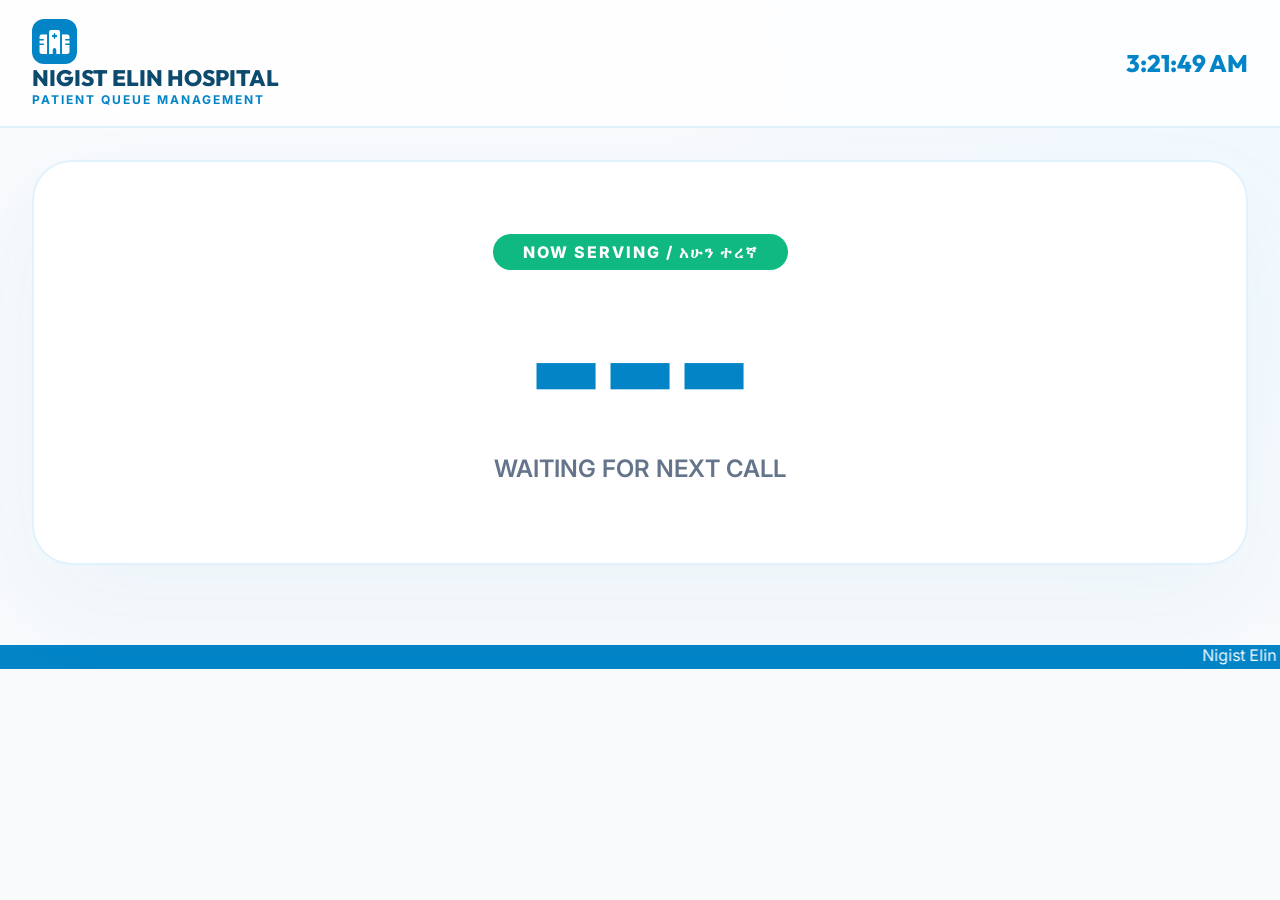
<file: hospital-system/index.html>
<!DOCTYPE html>
<html lang="en">
<head>
    <meta charset="UTF-8">
    <meta name="viewport" content="width=device-width, initial-scale=1.0">
    <title>Queue Display | Nigist Elin Hospital</title>
    <link rel="stylesheet" href="https://cdnjs.cloudflare.com/ajax/libs/font-awesome/6.5.0/css/all.min.css">
    <link rel="stylesheet" href="css/style.css">
    <style>
        .queue-display-main {
            background: white;
            border: 2px solid var(--primary-light);
            box-shadow: 0 40px 100px rgba(2, 132, 199, 0.05);
            text-align: center;
            padding: 5rem 2rem;
            border-radius: 40px;
            margin-bottom: 3rem;
            position: relative;
        }
        .current-token {
            font-size: 10rem;
            font-weight: 900;
            font-family: 'Outfit';
            color: var(--primary);
            margin: 1rem 0;
            line-height: 1;
        }
        .windows-grid {
            display: grid;
            grid-template-columns: repeat(auto-fit, minmax(280px, 1fr));
            gap: 2rem;
        }
        .window-card {
            background: white;
            padding: 2.5rem;
            text-align: center;
            border-bottom: 6px solid var(--primary);
        }
        .now-serving-label {
            background: var(--secondary);
            color: white;
            padding: 8px 30px;
            border-radius: 50px;
            font-weight: 800;
            letter-spacing: 2px;
            text-transform: uppercase;
        }
        footer.ticker-wrap {
            background: var(--primary);
            color: white;
        }
    </style>
</head>
<body>

    <header>
        <div class="logo-area">
            <div class="logo-icon"><i class="fas fa-hospital"></i></div>
            <div class="hospital-name">
                <h1>NIGIST ELIN HOSPITAL</h1>
                <p>PATIENT QUEUE MANAGEMENT</p>
            </div>
        </div>
        <div id="liveClock" style="font-family: 'Outfit'; font-size: 1.5rem; font-weight: 800; color: var(--primary);">00:00:00</div>
    </header>

    <main class="container">
        <!-- GLOBAL STATUS -->
        <section class="queue-display-main" data-aos="zoom-in">
            <span class="now-serving-label">NOW SERVING / አሁን ተረኛ</span>
            <div class="current-token" id="mainToken">---</div>
            <div id="callMessage" style="font-size: 1.5rem; font-weight: 600; color: var(--text-muted);">WAITING FOR NEXT CALL</div>
        </section>

        <!-- WINDOWS STATUS -->
        <div class="windows-grid" id="windowsGrid">
            <!-- Dynamically loaded -->
        </div>
    </main>

    <footer class="ticker-wrap">
        <marquee behavior="scroll" direction="left" scrollamount="6">
            Nigist Elin Hospital: Dedicated to Excellence in Healthcare. | Please wait for your turn. | ንግሥተ ይህሊን ሆስፒታል፡ ለተሻለ የጤና አገልግሎት እንተጋለን። | እባክዎ ተራዎን በትዕግስት ይጠብቁ።
        </marquee>
    </footer>

    <script>
        async function fetchStatus() {
            try {
                const response = await fetch('php/api/get_status.php');
                const data = await response.json();

                if (data.success) {
                    // Update Main Display
                    if (data.latest) {
                        const tokenEl = document.getElementById('mainToken');
                        const msgEl = document.getElementById('callMessage');
                        
                        if (tokenEl.innerText !== data.latest.token_number) {
                            tokenEl.innerText = data.latest.token_number;
                            msgEl.innerHTML = `PROCEED TO <span style="color:var(--primary)">WINDOW ${data.latest.window_number.toString().padStart(2, '0')}</span>`;
                            tokenEl.style.transform = 'scale(1.1)';
                            setTimeout(() => { tokenEl.style.transform = 'scale(1)'; }, 300);
                        }
                    }

                    // Update Grid
                    const grid = document.getElementById('windowsGrid');
                    grid.innerHTML = '';
                    data.windows.forEach(win => {
                        grid.innerHTML += `
                            <div class="glass-card window-card">
                                <h3 style="color: var(--text-muted); font-size: 0.9rem; text-transform: uppercase;">${win.counter_name}</h3>
                                <div style="font-size: 3rem; font-weight: 800; color: var(--text-main); font-family: 'Outfit'; margin: 0.8rem 0;">${win.current_token || '---'}</div>
                                <p style="font-weight: 700; color: var(--primary);">WINDOW ${win.window_number.toString().padStart(2, '0')}</p>
                            </div>
                        `;
                    });
                }
            } catch (error) {
                console.error("Fetch error:", error);
            }
        }

        function updateTime() {
            const now = new Date();
            document.getElementById('liveClock').innerText = now.toLocaleTimeString();
        }

        setInterval(fetchStatus, 3000);
        setInterval(updateTime, 1000);
        fetchStatus();
        updateTime();
    </script>
</body>
</html>
</file>
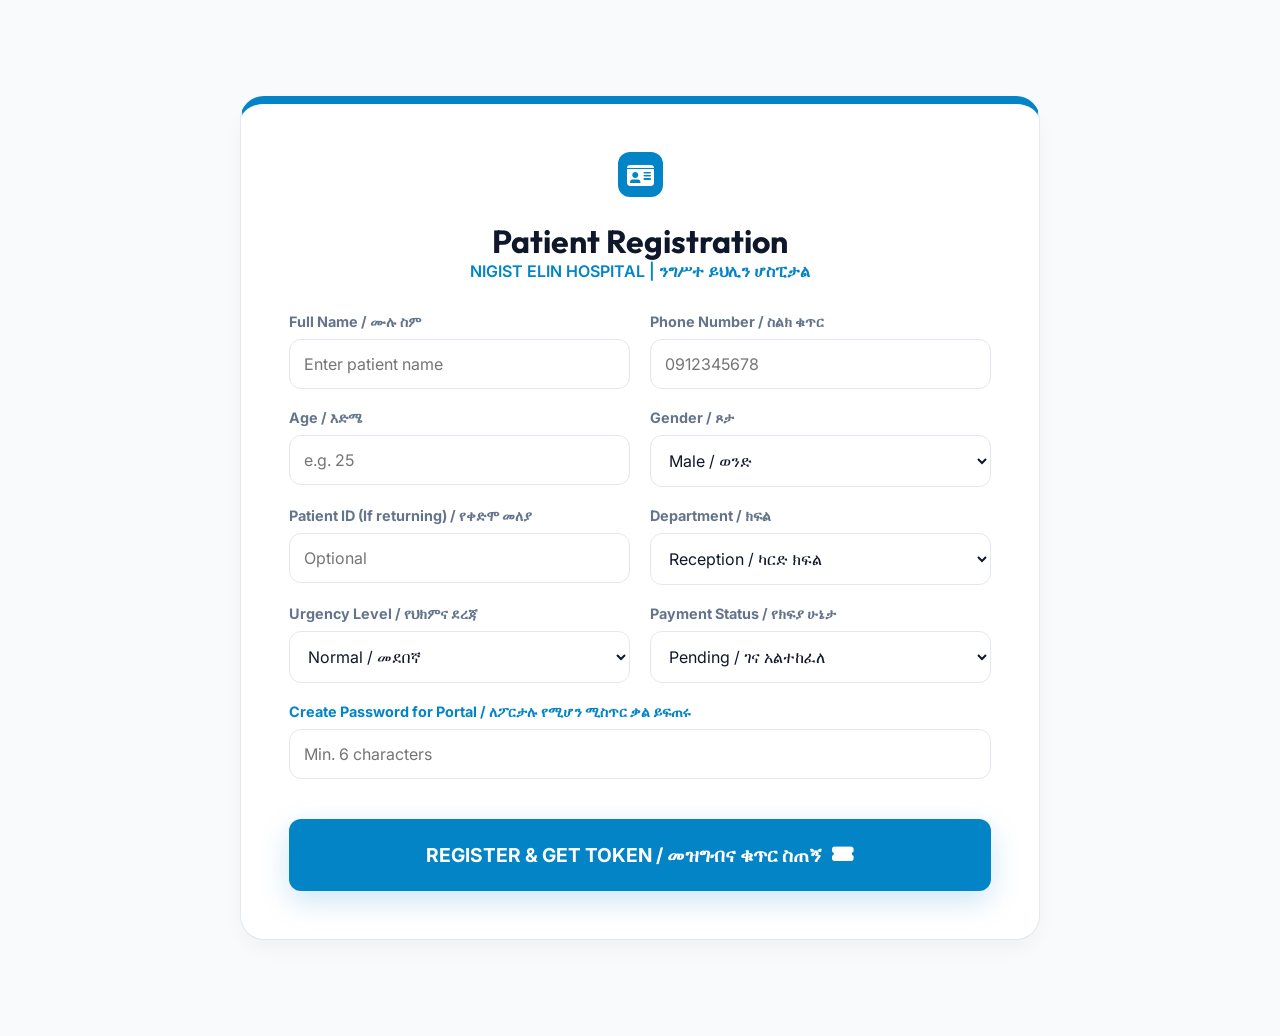
<file: hospital-system/kiosk.html>
<!DOCTYPE html>
<html lang="en">
<head>
    <meta charset="UTF-8">
    <meta name="viewport" content="width=device-width, initial-scale=1.0">
    <title>Patient Registration | Nigist Elin Hospital</title>
    <link rel="stylesheet" href="https://cdnjs.cloudflare.com/ajax/libs/font-awesome/6.5.0/css/all.min.css">
    <link rel="stylesheet" href="css/style.css">
    <style>
        body { background: #f8fafc; color: var(--text-main); }
        .reg-card {
            max-width: 800px;
            margin: 4rem auto;
            background: white;
            border: 1px solid var(--border);
            border-top: 8px solid var(--primary);
            padding: 3rem;
            border-radius: var(--radius-lg);
            box-shadow: var(--shadow-premium);
        }
        .form-grid {
            display: grid;
            grid-template-columns: 1fr 1fr;
            gap: 20px;
            margin-top: 2rem;
        }
        .form-group {
            display: flex;
            flex-direction: column;
            gap: 8px;
        }
        .form-group label {
            font-weight: 700;
            color: var(--text-muted);
            font-size: 0.9rem;
        }
        .form-group input, .form-group select {
            padding: 14px;
            background: #fff;
            border: 1px solid #e2e8f0;
            border-radius: 12px;
            color: var(--text-main);
            outline: none;
            font-size: 1rem;
            transition: 0.3s;
        }
        .form-group input:focus { border-color: var(--primary); box-shadow: 0 0 0 4px var(--primary-light); }
        .btn-full { width: 100%; margin-top: 2.5rem; justify-content: center; padding: 1.5rem; font-size: 1.2rem; box-shadow: 0 10px 30px rgba(2, 132, 199, 0.2); }
    </style>
</head>
<body>

    <div class="container">
        <div class="reg-card" data-aos="fade-up">
            <div style="text-align: center; margin-bottom: 2rem;">
                <div class="logo-icon" style="margin: 0 auto 1.5rem;"><i class="fas fa-id-card"></i></div>
                <h1 style="font-family: 'Outfit';">Patient Registration</h1>
                <p style="color: var(--primary); font-weight: 600;">NIGIST ELIN HOSPITAL | ንግሥተ ይህሊን ሆስፒታል</p>
            </div>

            <form id="regForm">
                <div class="form-grid">
                    <!-- Basic Info -->
                    <div class="form-group">
                        <label>Full Name / ሙሉ ስም</label>
                        <input type="text" id="patient_name" placeholder="Enter patient name" required>
                    </div>
                    <div class="form-group">
                        <label>Phone Number / ስልክ ቁጥር</label>
                        <input type="tel" id="phone" placeholder="0912345678" pattern="[0-9]{10}" minlength="10" maxlength="10" title="Please enter exactly 10 digits" required>
                    </div>

                    <!-- Age & Gender -->
                    <div class="form-group">
                        <label>Age / እድሜ</label>
                        <input type="number" id="age" placeholder="e.g. 25" required>
                    </div>
                    <div class="form-group">
                        <label>Gender / ጾታ</label>
                        <select id="gender" required>
                            <option value="Male">Male / ወንድ</option>
                            <option value="Female">Female / ሴት</option>
                        </select>
                    </div>

                    <!-- Medical & Service -->
                    <div class="form-group">
                        <label>Patient ID (If returning) / የቀድሞ መለያ</label>
                        <input type="text" id="patient_id" placeholder="Optional">
                    </div>
                    <div class="form-group">
                        <label>Department / ክፍል</label>
                        <select id="department" required>
                            <option value="Reception">Reception / ካርድ ክፍል</option>
                            <option value="Triage">Triage / ትሪያጅ</option>
                            <option value="OPD">OPD / የዶክተር ክፍል</option>
                            <option value="Pediatrics">Pediatrics / የህጻናት ክፍል</option>
                            <option value="Laboratory">Laboratory / ላብራቶሪ</option>
                            <option value="Pharmacy">Pharmacy / መድኃኒት ቤት</option>
                            <option value="Radiology">Radiology / ራጅ</option>
                        </select>
                    </div>

                    <!-- Urgency & Payment -->
                    <div class="form-group">
                        <label>Urgency Level / የህክምና ደረጃ</label>
                        <select id="urgency" required>
                            <option value="Normal">Normal / መደበኛ</option>
                            <option value="Urgent">Urgent / አስቸኳይ</option>
                            <option value="Emergency">Emergency / ድንገተኛ</option>
                        </select>
                    </div>
                    <div class="form-group">
                        <label>Payment Status / የክፍያ ሁኔታ</label>
                        <select id="payment_status" required>
                            <option value="Pending">Pending / ገና አልተከፈለ</option>
                            <option value="Paid">Paid / ተከፍሏል</option>
                            <option value="Exempt">Exempt / ነጻ</option>
                        </select>
                    </div>

                    <!-- NEW: Portal Password -->
                    <div class="form-group" style="grid-column: span 2;">
                        <label style="color: var(--primary);">Create Password for Portal / ለፖርታሉ የሚሆን ሚስጥር ቃል ይፍጠሩ</label>
                        <input type="password" id="pat_password" placeholder="Min. 6 characters" required>
                    </div>
                </div>

                <button type="submit" class="btn-premium btn-primary btn-full">
                    REGISTER & GET TOKEN / መዝግብና ቁጥር ስጠኝ <i class="fas fa-ticket-alt"></i>
                </button>
            </form>
        </div>
    </div>

    <!-- Ticket Modal (Reusable) -->
    <div id="ticketModal" style="display: none; position: fixed; inset: 0; background: rgba(0,0,0,0.9); backdrop-filter: blur(8px); z-index: 2000; align-items: center; justify-content: center;">
        <div class="glass-card" style="background: white; padding: 4rem; text-align: center; width: 450px;">
            <i class="fas fa-check-circle" style="font-size: 4rem; color: var(--secondary);"></i>
            <h2 id="modalDept" style="margin-top: 1rem;">Registration</h2>
            <p style="letter-spacing: 2px; color: grey;">YOUR NUMBER / የእርስዎ ቁጥር</p>
            <h1 id="modalToken" style="font-size: 6rem; font-weight: 800; color: var(--primary); margin: 1rem 0;">A-101</h1>
            <p id="modalName" style="font-weight: 700; font-size: 1.2rem;"></p>
            <p style="margin-top: 1rem; font-weight: 600;">Please wait in the hall.<br>እባክዎ አዳራሹ ውስጥ ይጠብቁ።</p>
            <div style="background: var(--primary-light); padding: 10px; border-radius: 10px; margin-top: 15px; font-size: 0.85rem; color: var(--primary);">
                <i class="fas fa-info-circle"></i> Portal access is <strong>Pending</strong>. Admin will approve shortly.<br>
                የፖርታል አካውንትዎ ገና አልጸደቀም። አስተዳዳሪው በቅርቡ ያጸድቁታል።
            </div>
            <div style="display: flex; gap: 10px; justify-content: center; margin-top: 1.5rem;">
                <button onclick="window.location.reload()" class="btn-premium" style="background: #e2e8f0; flex: 1;">BACK TO HOME</button>
                <a href="patient_login.php" class="btn-premium" style="background: var(--secondary); color: white; text-decoration: none; flex: 1; display: flex; align-items: center; justify-content: center;">GO TO PORTAL <i class="fas fa-sign-in-alt" style="margin-left: 8px;"></i></a>
            </div>
        </div>
    </div>

    <script>
        document.getElementById('regForm').onsubmit = async (e) => {
            e.preventDefault();
            
            const formData = {
                patient_name: document.getElementById('patient_name').value,
                phone: document.getElementById('phone').value,
                age: document.getElementById('age').value,
                gender: document.getElementById('gender').value,
                patient_id: document.getElementById('patient_id').value,
                department: document.getElementById('department').value,
                urgency: document.getElementById('urgency').value,
                payment_status: document.getElementById('payment_status').value,
                password: document.getElementById('pat_password').value,
                prefix: document.getElementById('department').value.charAt(0)
            };

            try {
                const response = await fetch('php/api/add_to_queue.php', {
                    method: 'POST',
                    headers: { 'Content-Type': 'application/json' },
                    body: JSON.stringify(formData)
                });

                const result = await response.json();

                if (result.success) {
                    document.getElementById('modalToken').textContent = result.token;
                    document.getElementById('modalDept').textContent = result.department;
                    document.getElementById('modalName').textContent = result.name;
                    document.getElementById('ticketModal').style.display = 'flex';
                } else {
                    alert("Error: " + result.message);
                }
            } catch (err) {
                alert("Connection failed.");
            }
        };
    </script>
</body>
</html>
</file>
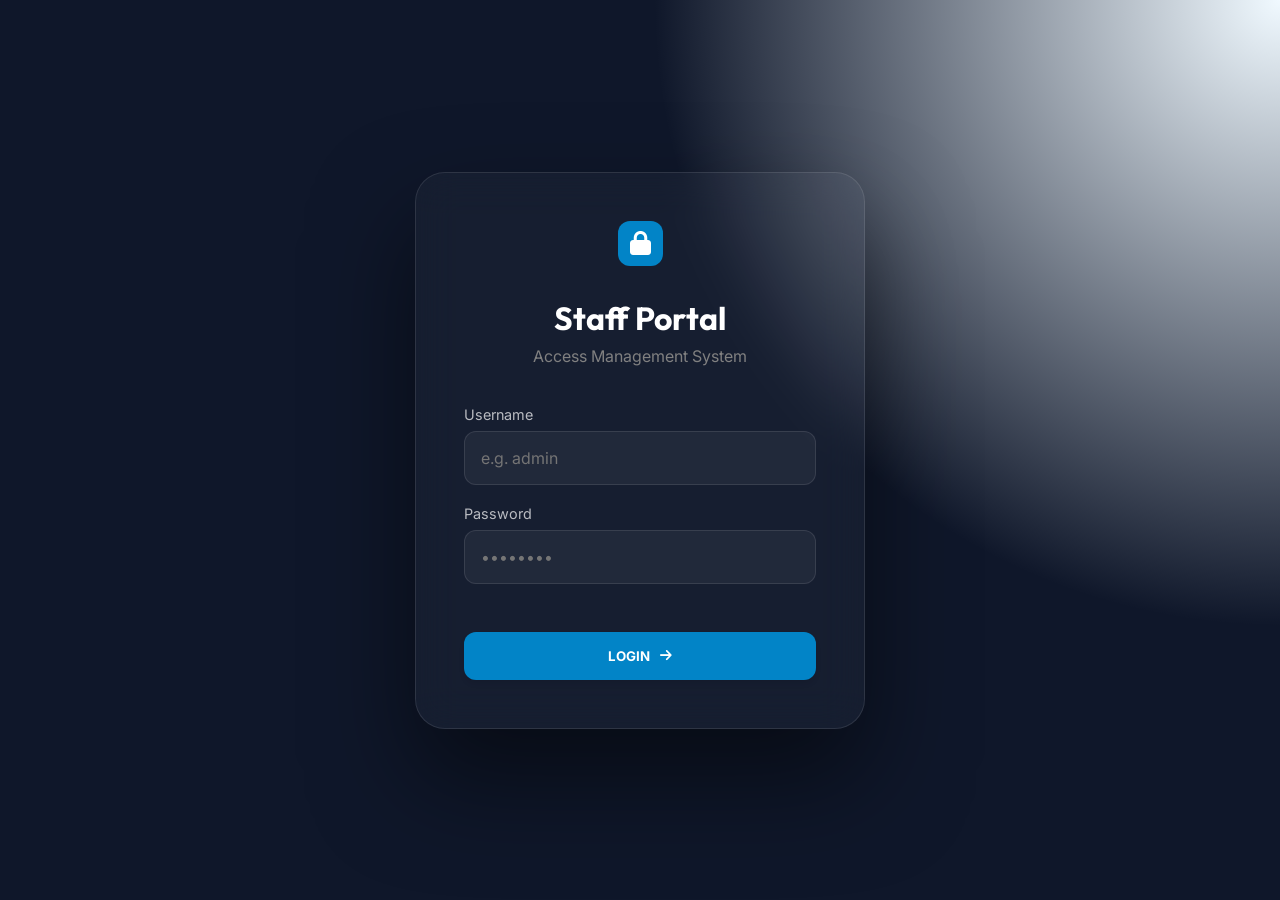
<file: hospital-system/login.html>
<!DOCTYPE html>
<html lang="en">
<head>
    <meta charset="UTF-8">
    <meta name="viewport" content="width=device-width, initial-scale=1.0">
    <title>Staff Login | Nigist Elin Hospital</title>
    <link rel="stylesheet" href="https://cdnjs.cloudflare.com/ajax/libs/font-awesome/6.5.0/css/all.min.css">
    <link rel="stylesheet" href="css/style.css">
    <style>
        body {
            background-color: #0f172a;
            display: flex;
            align-items: center;
            justify-content: center;
            min-height: 100vh;
        }
        .login-card {
            width: 100%;
            max-width: 450px;
            padding: 3rem;
            background: rgba(255, 255, 255, 0.03);
            backdrop-filter: blur(20px);
            border: 1px solid rgba(255, 255, 255, 0.1);
            border-radius: 30px;
            text-align: center;
            box-shadow: 0 50px 100px rgba(0,0,0,0.5);
        }
        .input-group {
            margin-bottom: 20px;
            text-align: left;
        }
        .input-group label {
            display: block;
            margin-bottom: 8px;
            color: rgba(255, 255, 255, 0.7);
            font-size: 0.9rem;
        }
        .input-group input {
            width: 100%;
            padding: 1rem;
            background: rgba(255, 255, 255, 0.05);
            border: 1px solid rgba(255, 255, 255, 0.1);
            border-radius: 12px;
            color: white;
            font-size: 1rem;
            outline: none;
            transition: all 0.3s;
        }
        .input-group input:focus {
            border-color: var(--primary);
            background: rgba(255, 255, 255, 0.1);
        }
    </style>
</head>
<body>

    <div class="login-card" data-aos="fade-up">
        <div class="logo-icon" style="margin: 0 auto 2rem;">
            <i class="fas fa-lock"></i>
        </div>
        <h1 style="color: white; font-family: 'Outfit'; margin-bottom: 0.5rem;">Staff Portal</h1>
        <p style="color: grey; margin-bottom: 2.5rem;">Access Management System</p>

        <form id="loginForm">
            <div class="input-group">
                <label>Username</label>
                <input type="text" id="username" placeholder="e.g. admin" required>
            </div>
            <div class="input-group" style="margin-bottom: 3rem;">
                <label>Password</label>
                <input type="password" id="password" placeholder="••••••••" required>
            </div>

            <button type="submit" class="btn-premium btn-primary" style="width: 100%; justify-content: center;">
                LOGIN <i class="fas fa-arrow-right"></i>
            </button>
        </form>

        <p id="errorMsg" style="color: var(--danger); margin-top: 1.5rem; display: none; font-size: 0.9rem;"></p>
    </div>

    <script>
        document.getElementById('loginForm').onsubmit = async (e) => {
            e.preventDefault();
            const user = document.getElementById('username').value;
            const pass = document.getElementById('password').value;
            const error = document.getElementById('errorMsg');

            try {
                const response = await fetch('php/api/login.php', {
                    method: 'POST',
                    headers: { 'Content-Type': 'application/json' },
                    body: JSON.stringify({ username: user, password: pass })
                });

                const result = await response.json();

                if (result.success) {
                    // Redirect based on role
                    // For now, everyone goes to staff.html but we'll tell them their role
                    window.location.href = 'staff.html'; 
                } else {
                    error.textContent = result.message;
                    error.style.display = 'block';
                }
            } catch (err) {
                error.textContent = "Server connection error.";
                error.style.display = 'block';
            }
        };
    </script>
</body>
</html>
</file>
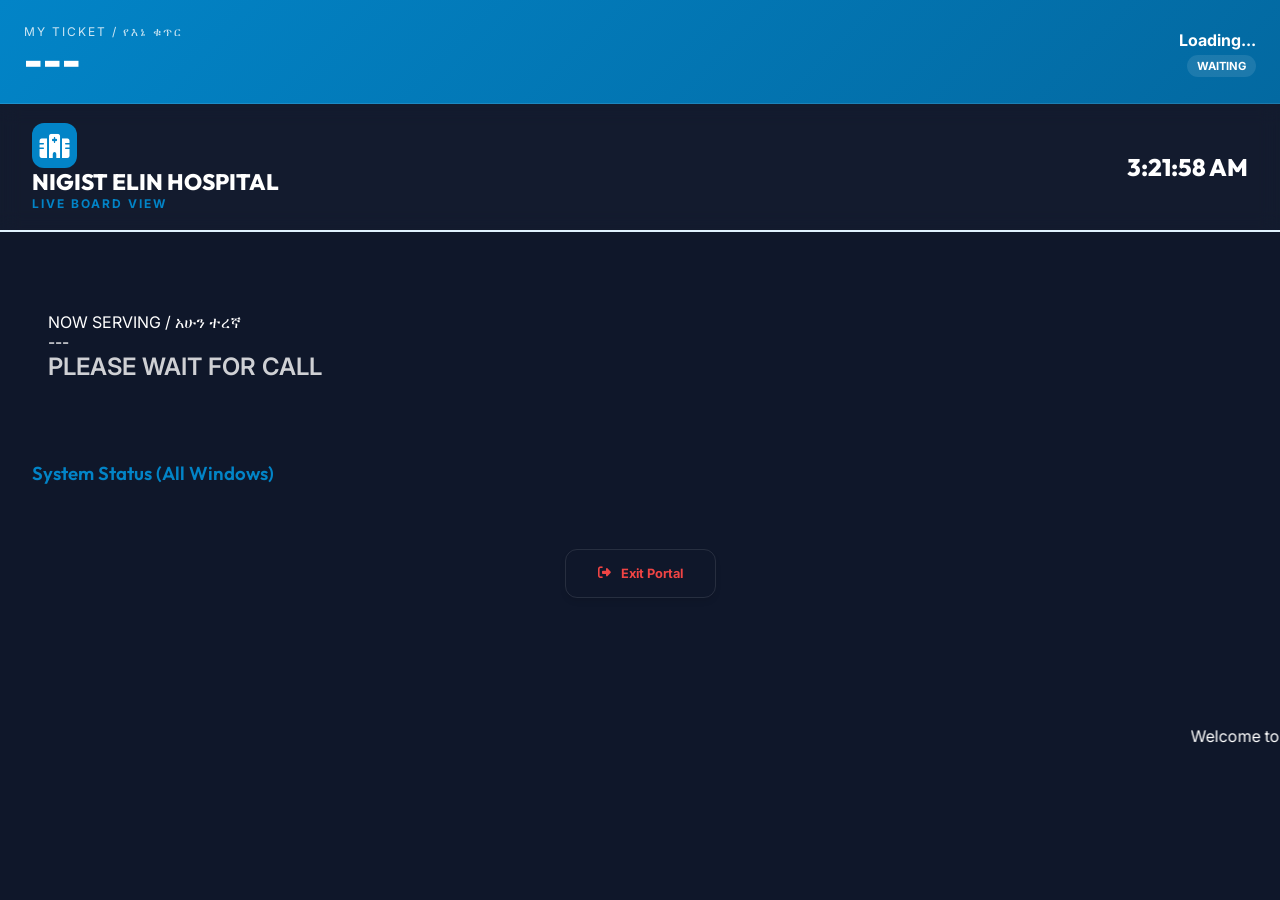
<file: hospital-system/patient_dashboard.html>
<!DOCTYPE html>
<html lang="en">
<head>
    <meta charset="UTF-8">
    <meta name="viewport" content="width=device-width, initial-scale=1.0">
    <title>Patient Dashboard | Nigist Elin Hospital</title>
    <link rel="stylesheet" href="https://cdnjs.cloudflare.com/ajax/libs/font-awesome/6.5.0/css/all.min.css">
    <link rel="stylesheet" href="css/style.css">
    <style>
        body { background: #0f172a; color: white; }
        .my-ticket-box {
            background: linear-gradient(135deg, var(--primary), var(--primary-dark));
            padding: 1.5rem;
            border-bottom: 1px solid rgba(255,255,255,0.1);
            position: sticky;
            top: 0;
            z-index: 2000;
            display: flex;
            justify-content: space-between;
            align-items: center;
        }
        .personal-token {
            font-family: 'Outfit';
            font-size: 2.5rem;
            font-weight: 800;
            color: white;
            line-height: 1;
        }
    </style>
</head>
<body>

    <!-- PERSONAL STATUS BAR -->
    <div class="my-ticket-box">
        <div>
            <p style="font-size: 0.75rem; text-transform: uppercase; letter-spacing: 2px; opacity: 0.8;">My Ticket / የእኔ ቁጥር</p>
            <div class="personal-token" id="personalToken">---</div>
        </div>
        <div style="text-align: right;">
            <p id="patName" style="font-weight: 700; margin-bottom: 4px;">Loading...</p>
            <span id="patStatus" class="tag" style="background: rgba(255,255,255,0.1); padding: 4px 10px; font-size: 0.7rem;">WAITING</span>
        </div>
    </div>

    <header style="background: rgba(255,255,255,0.02);">
        <div class="logo-area">
            <div class="logo-icon"><i class="fas fa-hospital"></i></div>
            <div class="hospital-name">
                <h1 style="color: white;">NIGIST ELIN HOSPITAL</h1>
                <p>LIVE BOARD VIEW</p>
            </div>
        </div>
        <div id="liveClock" style="font-family: 'Outfit'; font-size: 1.5rem; font-weight: 800;">00:00:00</div>
    </header>

    <main class="container">
        
        <!-- CALL ALERT (Hidden by default) -->
        <div id="callAlert" style="display: none; background: var(--secondary); color: white; padding: 2.5rem; border-radius: 30px; text-align: center; margin-bottom: 2rem; box-shadow: 0 0 50px rgba(16, 185, 129, 0.4); animation: fadeInUp 0.5s;">
            <h1 style="font-size: 3rem; font-family: 'Outfit';"><i class="fas fa-bullhorn"></i> IT'S YOUR TURN!</h1>
            <p style="font-size: 1.4rem; font-weight: 700;">GO TO <span id="alertWindow" style="background: white; color: var(--secondary); padding: 5px 15px; border-radius: 10px;">WINDOW 04</span></p>
        </div>

        <!-- MAIN GLOBAL VIEW (Mirror of Index) -->
        <section class="queue-display-main" style="padding: 3rem 1rem; border-radius: 30px;">
            <span class="now-serving-label">NOW SERVING / አሁን ተረኛ</span>
            <div class="current-token" id="globalMainToken">---</div>
            <div id="globalCallMsg" style="font-size: 1.5rem; font-weight: 600; opacity: 0.8;">PLEASE WAIT FOR CALL</div>
        </section>

        <h3 style="margin: 2rem 0 1rem; font-family: 'Outfit'; font-weight: 600; color: var(--primary);">System Status (All Windows)</h3>
        <div class="windows-grid" id="globalGrid">
            <!-- Mirror of Index grid -->
        </div>

        <div style="margin-top: 4rem; text-align: center; padding-bottom: 6rem;">
            <button onclick="window.location.href='php/api/logout.php'" class="btn-premium" style="background: transparent; border: 1px solid rgba(255,255,255,0.1); color: var(--danger); font-size: 0.8rem;">
                <i class="fas fa-sign-out-alt"></i> Exit Portal
            </button>
        </div>
    </main>

    <footer class="ticker-wrap">
        <marquee behavior="scroll" direction="left" scrollamount="6">
            Welcome to Nigist Elin Hospital Patient Portal. Track your turn in real-time. | በንግሥተ ይህሊን ሆስፒታል የታካሚዎች ክትትል ገጽ በደህና መጡ። ተራዎን በቀጥታ ይከታተሉ።
        </marquee>
    </footer>

    <audio id="callSound" src="https://assets.mixkit.co/active_storage/sfx/2869/2869-preview.mp3" preload="auto"></audio>

    <script>
        let lastStatus = 'waiting';

        async function syncWithHospital() {
            try {
                // 1. Get Global Status (Like Index page)
                const globalResp = await fetch('php/api/get_status.php');
                const globalData = await globalResp.json();

                if (globalData.success) {
                    if (globalData.latest) {
                        document.getElementById('globalMainToken').textContent = globalData.latest.token_number;
                        document.getElementById('globalCallMsg').innerHTML = `PROCEED TO <span style="color:var(--accent)">WINDOW ${globalData.latest.window_number.toString().padStart(2, '0')}</span>`;
                    }

                    const grid = document.getElementById('globalGrid');
                    grid.innerHTML = '';
                    globalData.windows.forEach(win => {
                        grid.innerHTML += `
                            <div class="glass-card" style="padding: 1.5rem; text-align: center; background: rgba(255,255,255,0.03);">
                                <h3 style="font-size: 0.75rem; color: var(--text-muted);">${win.counter_name}</h3>
                                <div style="font-size: 1.8rem; font-weight: 800; font-family: 'Outfit';">${win.current_token || '---'}</div>
                                <p style="font-size: 0.6rem; color: var(--primary);">WINDOW ${win.window_number}</p>
                            </div>
                        `;
                    });
                }

                // 2. Get Personal Status
                const personalResp = await fetch('php/api/get_patient_status.php');
                const personalData = await personalResp.json();

                if (personalData.success) {
                    document.getElementById('patName').textContent = personalData.name;
                    document.getElementById('personalToken').textContent = personalData.my_token;

                    const alertDiv = document.getElementById('callAlert');
                    if (personalData.status === 'calling') {
                        document.getElementById('patStatus').textContent = "CALLED";
                        document.getElementById('patStatus').style.background = "var(--secondary)";
                        alertDiv.style.display = 'block';
                        document.getElementById('alertWindow').textContent = "WINDOW " + personalData.window.toString().padStart(2, '0');

                        if (lastStatus === 'waiting') {
                            document.getElementById('callSound').play().catch(() => {});
                        }
                    } else {
                        document.getElementById('patStatus').textContent = "WAITING";
                        alertDiv.style.display = 'none';
                    }
                    lastStatus = personalData.status;
                } else { window.location.href = 'patient_login.html'; }

            } catch (e) { console.error("Sync failed"); }
        }

        function updateTime() {
            document.getElementById('liveClock').textContent = new Date().toLocaleTimeString();
        }

        setInterval(syncWithHospital, 4000);
        setInterval(updateTime, 1000);
        syncWithHospital();
        updateTime();

        document.body.onclick = () => document.getElementById('callSound').load();
    </script>
</body>
</html>
</file>
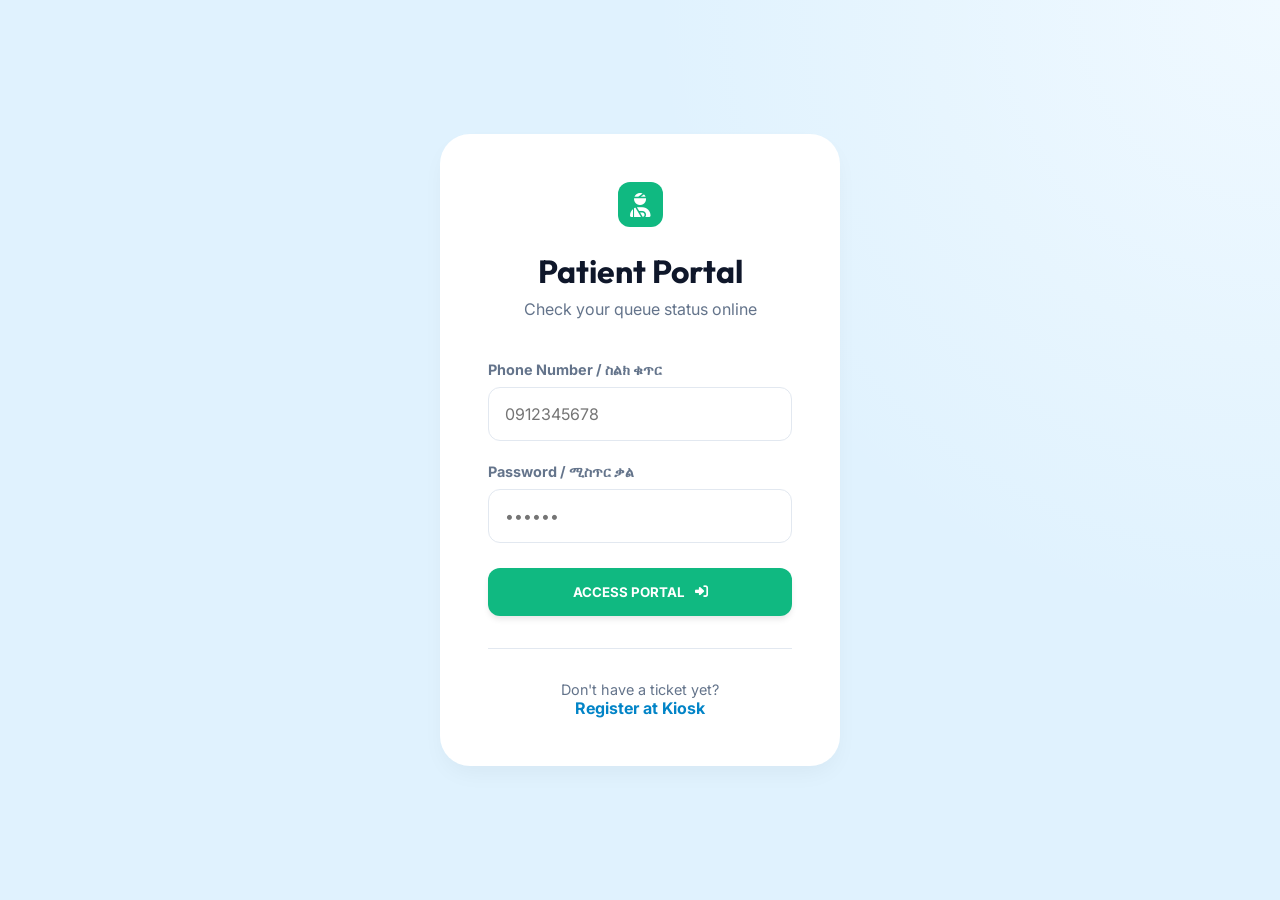
<file: hospital-system/patient_login.html>
<!DOCTYPE html>
<html lang="en">
<head>
    <meta charset="UTF-8">
    <meta name="viewport" content="width=device-width, initial-scale=1.0">
    <title>Patient Portal | Nigist Elin Hospital</title>
    <link rel="stylesheet" href="https://cdnjs.cloudflare.com/ajax/libs/font-awesome/6.5.0/css/all.min.css">
    <link rel="stylesheet" href="css/style.css">
    <style>
        body {
            background-color: var(--primary-light);
            display: flex;
            align-items: center;
            justify-content: center;
            min-height: 100vh;
            padding: 1rem;
        }
        .portal-card {
            background: white;
            padding: 3rem;
            border-radius: 30px;
            width: 100%;
            max-width: 400px;
            box-shadow: var(--shadow-premium);
            text-align: center;
        }
    </style>
</head>
<body>

    <div class="portal-card" data-aos="fade-up">
        <div class="logo-icon" style="margin: 0 auto 1.5rem; background: var(--secondary);">
            <i class="fas fa-user-injured"></i>
        </div>
        <h1 style="font-family: 'Outfit'; margin-bottom: 0.5rem;">Patient Portal</h1>
        <p style="color: var(--text-muted); margin-bottom: 2.5rem;">Check your queue status online</p>

        <form id="patientLoginForm">
            <div style="text-align: left; margin-bottom: 20px;">
                <label style="font-weight: 700; font-size: 0.9rem; color: var(--text-muted);">Phone Number / ስልክ ቁጥር</label>
                <input type="tel" id="patPhone" style="width: 100%; padding: 1rem; border: 1px solid #e2e88f0; border-radius: 12px; font-size: 1rem; margin-top: 8px;" placeholder="0912345678" pattern="[0-9]{10}" minlength="10" maxlength="10" title="Please enter exactly 10 digits" required>
            </div>
            <div style="text-align: left; margin-bottom: 25px;">
                <label style="font-weight: 700; font-size: 0.9rem; color: var(--text-muted);">Password / ሚስጥር ቃል</label>
                <input type="password" id="patPass" style="width: 100%; padding: 1rem; border: 1px solid #e2e8f0; border-radius: 12px; font-size: 1rem; margin-top: 8px;" placeholder="••••••" required>
            </div>

            <button type="submit" class="btn-premium btn-primary" style="width: 100%; justify-content: center; background: var(--secondary);">
                ACCESS PORTAL <i class="fas fa-sign-in-alt"></i>
            </button>
        </form>
        
        <p id="errorTxt" style="color: var(--danger); margin-top: 1.5rem; display: none;"></p>
        
        <div style="margin-top: 2rem; border-top: 1px solid #e2e8f0; padding-top: 2rem;">
            <p style="font-size: 0.9rem; color: var(--text-muted);">Don't have a ticket yet?</p>
            <a href="kiosk.html" style="color: var(--primary); font-weight: 700; text-decoration: none;">Register at Kiosk</a>
        </div>
    </div>

    <script>
        document.getElementById('patientLoginForm').onsubmit = async (e) => {
            e.preventDefault();
            const phone = document.getElementById('patPhone').value;
            const pass = document.getElementById('patPass').value;

            try {
                const response = await fetch('php/api/patient_login.php', {
                    method: 'POST',
                    headers: { 'Content-Type': 'application/json' },
                    body: JSON.stringify({ phone: phone, password: pass })
                });

                const result = await response.json();

                if (result.success) {
                    window.location.href = 'patient_dashboard.html';
                } else {
                    const err = document.getElementById('errorTxt');
                    err.textContent = result.message;
                    err.style.display = 'block';
                }
            } catch (err) {
                alert("Connection failed.");
            }
        };
    </script>
</body>
</html>
</file>
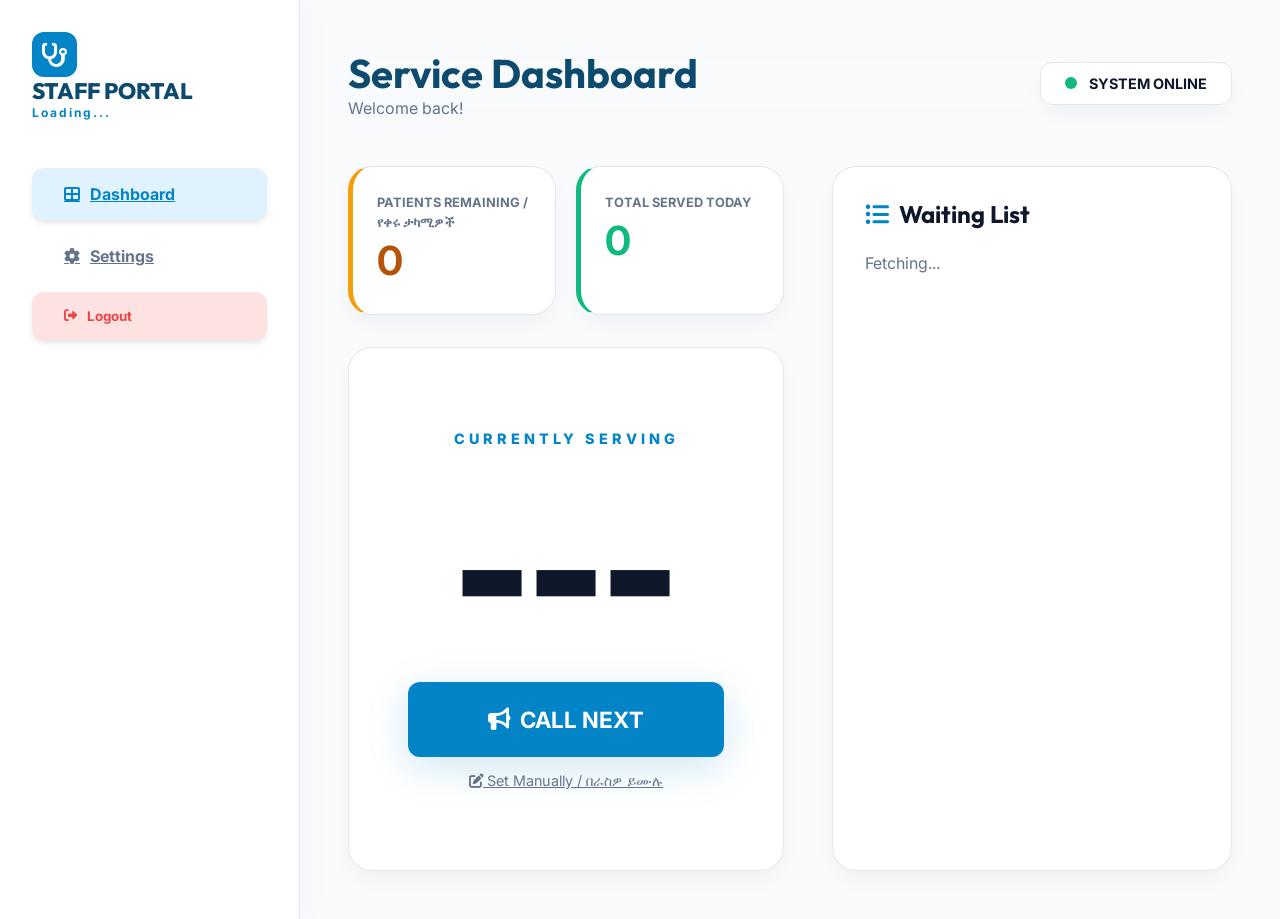
<file: hospital-system/staff.html>
<!DOCTYPE html>
<html lang="en">
<head>
    <meta charset="UTF-8">
    <meta name="viewport" content="width=device-width, initial-scale=1.0">
    <title>Staff Portal | Nigist Elin Hospital</title>
    <link rel="stylesheet" href="https://cdnjs.cloudflare.com/ajax/libs/font-awesome/6.5.0/css/all.min.css">
    <link rel="stylesheet" href="css/style.css">
    <style>
        body { display: flex; background: var(--bg-main); color: var(--text-main); min-height: 100vh; }
        .side-nav {
            width: 300px; background: #fff; border-right: 1px solid var(--border);
            padding: 2rem; display: flex; flex-direction: column; box-shadow: 10px 0 30px rgba(0,0,0,0.02);
        }
        .main-content { flex: 1; padding: 3rem; overflow-y: auto; }
        .active-nav { background: var(--primary-light) !important; color: var(--primary) !important; }
        .window-status { width: 12px; height: 12px; border-radius: 50%; display: inline-block; }
    </style>
</head>
<body>
    <aside class="side-nav">
        <div class="logo-area" style="margin-bottom: 3rem;">
            <div class="logo-icon"><i class="fas fa-stethoscope"></i></div>
            <div class="hospital-name"><h1 id="userNameDisplay" style="color: #0c4a6e;">STAFF PORTAL</h1><p id="userRoleDisplay">Loading...</p></div>
        </div>
        <nav style="display: flex; flex-direction: column; gap: 10px;">
            <a href="#" class="btn-premium active-nav"><i class="fas fa-th-large"></i> Dashboard</a>
            <div id="adminLinks" style="display: none;">
                <a href="#" class="btn-premium" style="width: 100%; color: var(--text-muted); background: transparent; box-shadow: none;"><i class="fas fa-user-shield"></i> User Mgmt</a>
                <a href="#" class="btn-premium" style="width: 100%; color: var(--text-muted); background: transparent; box-shadow: none;"><i class="fas fa-chart-line"></i> Analytics</a>
            </div>
            <a href="#" class="btn-premium" style="width: 100%; color: var(--text-muted); background: transparent; box-shadow: none;"><i class="fas fa-cog"></i> Settings</a>
            <button onclick="logout()" class="btn-premium" style="width: 100%; color: var(--danger); background: #fee2e2; border: none; margin-top: auto;"><i class="fas fa-sign-out-alt"></i> Logout</button>
        </nav>
    </aside>
    <main class="main-content">
        <header style="background: transparent; border: none; padding: 0; margin-bottom: 3rem; display: flex; justify-content: space-between; align-items: center;">
            <div><h1 id="pageTitle" style="font-family: 'Outfit'; font-size: 2.5rem; color: #0c4a6e;">Service Dashboard</h1><p id="subTitle" style="color: var(--text-muted);">Welcome back!</p></div>
            <div style="background: white; padding: 12px 24px; border-radius: 12px; border: 1px solid var(--border); display: flex; align-items: center; gap: 12px; box-shadow: var(--shadow-premium);"><span class="window-status" style="background: var(--secondary);"></span><span id="systemStatus" style="font-weight: 700; font-size: 0.9rem;">SYSTEM ONLINE</span></div>
        </header>

        <div id="staffControls" style="display: grid; grid-template-columns: 1fr 400px; gap: 3rem;">
            <div>
                <!-- Queue Stats -->
                <div style="display: flex; gap: 20px; margin-bottom: 2rem;">
                    <div class="glass-card" style="flex: 1; padding: 1.5rem; border-left: 5px solid #f59e0b;">
                        <span style="font-size: 0.8rem; font-weight: 700; color: var(--text-muted); text-transform: uppercase;">Patients Remaining / የቀሩ ታካሚዎች</span>
                        <h2 id="totalWaitingCount" style="font-size: 2.5rem; margin: 5px 0; color: #b45309;">0</h2>
                    </div>
                    <div class="glass-card" style="flex: 1; padding: 1.5rem; border-left: 5px solid var(--secondary);">
                        <span style="font-size: 0.8rem; font-weight: 700; color: var(--text-muted); text-transform: uppercase;">Total Served Today</span>
                        <h2 id="totalServedCount" style="font-size: 2.5rem; margin: 5px 0; color: var(--secondary);">0</h2>
                    </div>
                </div>

                <div class="glass-card" style="text-align: center; padding: 5rem 2rem;">
                    <span style="font-weight: 800; color: var(--primary); text-transform: uppercase; letter-spacing: 4px; font-size: 0.9rem;">Currently Serving</span>
                    <h1 id="activeNumber" style="font-family: 'Outfit'; font-size: 10rem; font-weight: 900; color: var(--text-main); margin: 1rem 0;">---</h1>
                    <div style="display: flex; flex-direction: column; gap: 15px; align-items: center;">
                        <button class="btn-premium btn-primary" style="padding: 1.5rem 5rem; font-size: 1.4rem; box-shadow: 0 10px 40px rgba(2, 132, 199, 0.2);" onclick="callNext()"><i class="fas fa-bullhorn"></i> CALL NEXT</button>
                        <button onclick="setManualToken()" style="background:transparent; border:none; color:var(--text-muted); text-decoration:underline; font-size:0.9rem; cursor:pointer;"><i class="fas fa-edit"></i> Set Manually / በራስዎ ይሙሉ</button>
                    </div>
                </div>
            </div>
            <div class="glass-card" style="padding: 2rem;">
                <h2 style="font-family: 'Outfit'; margin-bottom: 1.5rem; display: flex; align-items: center; gap: 10px;"><i class="fas fa-list-ul" style="color: var(--primary);"></i> Waiting List</h2>
                <div id="waitingListContainer"><p style="color: var(--text-muted);">Fetching...</p></div>
            </div>
        </div>

        <div id="adminDashboard" style="display: none; margin-top: 3rem;">
            <div style="background: #fffbeb; border: 1px solid #fde68a; padding: 2rem; border-radius: 25px; margin-bottom: 3rem;">
                <h2 style="margin-bottom: 1.5rem; font-family: 'Outfit'; color: #92400e;"><i class="fas fa-user-clock"></i> Pending Approvals / የሚጠባበቁ ታካሚዎች</h2>
                <div class="glass-card" style="padding: 0; overflow: hidden; border-radius: 20px; border: none; box-shadow: 0 4px 15px rgba(0,0,0,0.05);"><div style="overflow-x: auto;"><table><thead style="background: #fef3c7;"><tr><th>Name</th><th>Phone</th><th>Patient ID</th><th>Registered At</th><th>Action</th></tr></thead><tbody id="pendingPatientsTable"><tr><td colspan="5" style="text-align:center;">No pending approvals</td></tr></tbody></table></div></div>
            </div>
            <h2 style="margin-bottom: 1.5rem; font-family: 'Outfit'; color: var(--primary);"><i class="fas fa-users-cog"></i> Patient Account Management / የታካሚዎች አካውንት መቆጣጠሪያ</h2>
            <div class="glass-card" style="padding: 0; overflow: hidden; border-radius: 20px; margin-bottom: 3rem;"><div style="overflow-x: auto;"><table><thead style="background: #f8fafc;"><tr><th>Name</th><th>Phone</th><th>Age/Sex</th><th>Status</th><th>Manage</th></tr></thead><tbody id="allAccountsTable"></tbody></table></div></div>
            <h2 style="margin-bottom: 1.5rem; font-family: 'Outfit';"><i class="fas fa-ticket-alt"></i> Today's Queue Activity</h2>
            <div class="glass-card" style="padding: 0; overflow: hidden; border-radius: 20px;"><div style="overflow-x: auto;"><table><thead style="background: #f8fafc;"><tr><th>Token</th><th>Patient Name</th><th>Age/Sex</th><th>Phone</th><th>Dept.</th><th>Urgency</th><th>Payment</th><th>Portal Account</th></tr></thead><tbody id="adminPatientTable"></tbody></table></div></div>
        </div>
    </main>

    <script>
        let WINDOW_NUMBER = null;
        async function checkSession() {
            try {
                const response = await fetch('php/api/get_session.php');
                const result = await response.json();
                if (!result.loggedIn) { window.location.href = 'login.php'; return; }
                const user = result.user; WINDOW_NUMBER = user.window;
                document.getElementById('userNameDisplay').textContent = user.name;
                document.getElementById('userRoleDisplay').textContent = user.role.toUpperCase();
                if (user.role === 'admin') { 
                    document.getElementById('adminLinks').style.display = 'block'; 
                    document.getElementById('adminDashboard').style.display = 'block'; 
                    loadPatients(); 
                    loadPendingPatients();
                    loadAllAccounts();
                    let win = WINDOW_NUMBER || 1;
                    fetch(`php/api/get_current_serving.php?window=${win}`).then(r => r.json()).then(data => { if (data.success) document.getElementById('activeNumber').textContent = data.token; });
                }
            } catch (error) { console.error("Session check failed"); }
        }

        async function loadPendingPatients() {
            try {
                const response = await fetch('php/api/get_pending_patients.php');
                const data = await response.json();
                if (data.success) {
                    const tbody = document.getElementById('pendingPatientsTable');
                    tbody.innerHTML = '';
                    if (data.patients.length === 0) { tbody.innerHTML = '<tr><td colspan="5" style="text-align:center;">No pending approvals</td></tr>'; return; }
                    data.patients.forEach(p => { tbody.innerHTML += `<tr><td style="font-weight:700;">${p.full_name}</td><td>${p.phone}</td><td style="color:var(--primary); font-weight:600;">${p.patient_id}</td><td>${new Date(p.created_at).toLocaleDateString()}</td><td><button class="btn-premium" style="background: var(--secondary); color: white; border: none; padding: 5px 15px; font-size: 0.8rem;" onclick="managePatient('${p.patient_id}', 'approve')">APPROVE</button><button class="btn-premium" style="background: var(--danger); color: white; border: none; padding: 5px 15px; font-size: 0.8rem; margin-left: 5px;" onclick="managePatient('${p.patient_id}', 'reject')">REJECT</button></td></tr>`; });
                }
            } catch (e) { console.error("Load pending failed"); }
        }

        async function loadAllAccounts() {
            try {
                const response = await fetch('php/api/get_all_accounts.php');
                const data = await response.json();
                if (data.success) {
                    const tbody = document.getElementById('allAccountsTable');
                    tbody.innerHTML = '';
                    data.accounts.forEach(a => {
                        let statusColor = a.status === 'approved' ? 'var(--secondary)' : (a.status === 'rejected' ? 'var(--danger)' : '#f59e0b');
                        tbody.innerHTML += `<tr><td>${a.full_name}</td><td>${a.phone}</td><td>${a.age}/${a.gender}</td><td><span style="background:${statusColor}; color:white; padding:4px 10px; border-radius:100px; font-size:0.75rem; font-weight:700; text-transform:uppercase;">${a.status}</span></td><td><button class="btn-premium" style="background:transparent; border:1px solid #cbd5e1; color:var(--text-muted); padding:4px 10px; font-size:0.7rem;" onclick="managePatient('${a.patient_id}', '${a.status === 'approved' ? 'reject' : 'approve'}')">${a.status === 'approved' ? 'Disable' : 'Enable'}</button></td></tr>`;
                    });
                }
            } catch (e) { console.error("Load accounts failed"); }
        }

        async function managePatient(pid, action) {
            const verb = (action === 'approve') ? "Approve" : "Reject";
            if (!confirm(`${verb} this patient account?`)) return;
            try {
                const response = await fetch('php/api/approve_patient.php', { method: 'POST', headers: { 'Content-Type': 'application/json' }, body: JSON.stringify({ patient_id: pid, action: action }) });
                const result = await response.json();
                if (result.success) { loadPendingPatients(); loadAllAccounts(); loadPatients(); }
                else { alert("Error: " + result.message); }
            } catch (e) { alert("Action failed"); }
        }

        async function loadPatients() {
            try {
                const response = await fetch('php/api/get_patients.php');
                const data = await response.json();
                if (data.success) {
                    const tbody = document.getElementById('adminPatientTable'); tbody.innerHTML = '';
                    let waitingCount = 0; let servedCount = 0;
                    data.patients.forEach(p => {
                        if (p.status === 'waiting') waitingCount++; else servedCount++;
                        let statusColor = p.account_status === 'approved' ? '#10b981' : (p.account_status === 'rejected' ? '#ef4444' : '#f59e0b');
                        let statusBg = p.account_status === 'approved' ? '#dcfce7' : (p.account_status === 'rejected' ? '#fee2e2' : '#fef3c7');
                        let statusBadge = `<span style="background:${statusBg}; color:${statusColor}; padding:6px 14px; border-radius:100px; font-size:0.75rem; font-weight:800; text-transform:uppercase; display:inline-block; margin-bottom:8px;">${p.account_status}</span>`;
                        let actionBtn = p.account_status === 'approved' ? `<button class="btn-premium" style="background:#fee2e2; color:#ef4444; border:none; padding:6px 12px; font-size:0.7rem; width:100%; margin-bottom:5px;" onclick="managePatient('${p.patient_id}', 'reject')"><i class="fas fa-user-slash"></i> Reject</button>` : `<button class="btn-premium" style="background:#dcfce7; color:#10b981; border:none; padding:6px 12px; font-size:0.7rem; width:100%; margin-bottom:5px;" onclick="managePatient('${p.patient_id}', 'approve')"><i class="fas fa-user-check"></i> Approve</button>`;
                        let deleteBtn = `<button class="btn-premium" style="background:#f8fafc; color:#94a3b8; border:1px solid #e2e8f0; padding:4px 12px; font-size:0.7rem; width:100%;" onclick="deletePatient('${p.patient_id}')"><i class="fas fa-trash"></i> Delete</button>`;
                        tbody.innerHTML += `<tr><td style="font-weight:700;">${p.token_number}</td><td style="font-weight:600; color:#0f172a;">${p.patient_name}</td><td>${p.age}/${p.gender}</td><td>${p.phone}</td><td>${p.department}</td><td><span style="background:#fef3c7; color:#d97706; padding:6px 12px; border-radius:100px; font-size:0.75rem; font-weight:700;">${p.urgency}</span></td><td><span style="background:#f1f5f9; color:#475569; padding:6px 12px; border-radius:100px; font-size:0.75rem; font-weight:700;">${p.payment_status}</span></td><td style="text-align:center; min-width:130px;">${statusBadge}${actionBtn}${deleteBtn}</td></tr>`;
                    });
                    document.getElementById('totalWaitingCount').textContent = waitingCount; document.getElementById('totalServedCount').textContent = servedCount;
                }
            } catch (e) { console.error("Load failed"); }
        }

        async function deletePatient(pid) {
            if (!confirm("Are you sure?")) return;
            try {
                const response = await fetch('php/api/delete_patient.php', { method: 'POST', headers: { 'Content-Type': 'application/json' }, body: JSON.stringify({ patient_id: pid }) });
                const result = await response.json();
                if (result.success) { loadPendingPatients(); loadAllAccounts(); loadPatients(); }
            } catch (e) { }
        }

        async function setManualToken() {
            let win = WINDOW_NUMBER;
            if (!win) { if (document.getElementById('userRoleDisplay').textContent === 'ADMIN') win = 1; else { alert("No window assigned."); return; } }
            const newToken = prompt("Enter number:");
            if (!newToken) return;
            try {
                const response = await fetch('php/api/set_current_token.php', { method: 'POST', headers: { 'Content-Type': 'application/json' }, body: JSON.stringify({ token: newToken, window_number: win }) });
                const result = await response.json();
                if (result.success) { document.getElementById('activeNumber').textContent = newToken; }
                else { alert("Error: " + result.message); }
            } catch (e) { alert("Failed."); }
        }

        async function callNext() {
            let win = WINDOW_NUMBER;
            if (!win) { if (document.getElementById('userRoleDisplay').textContent === 'ADMIN') win = 1; else { alert("No window assigned."); return; } }
            try {
                const response = await fetch('php/api/call_next.php', { method: 'POST', headers: { 'Content-Type': 'application/json' }, body: JSON.stringify({ window_number: win }) });
                const result = await response.json();
                if (result.success) { document.getElementById('activeNumber').textContent = result.token; }
                else { alert(result.message); }
            } catch (error) { console.error("Call failed"); }
        }
        function logout() { window.location.href = 'php/api/logout.php'; }
        checkSession();
    </script>
</body>
</html>
</file>
<file: hospital-system/css/style.css>
@import url('https://fonts.googleapis.com/css2?family=Inter:wght@300;400;500;600;700;800&family=Outfit:wght@400;600;700;800&display=swap');

:root {
    /* CLEAN MEDICAL PALETTE */
    --primary: #0284c7;       /* Calm Sky Blue */
    --primary-dark: #0369a1;
    --primary-light: #e0f2fe;
    
    --secondary: #10b981;     /* Healing Green */
    --accent: #f59e0b;
    --danger: #ef4444;
    
    /* LIGHT THEME COLORS */
    --bg-main: #f8fafc;       /* Clean medical white-gray */
    --bg-card: #ffffff;
    --bg-glass: rgba(255, 255, 255, 0.8);
    
    /* TEXT COLORS */
    --text-main: #0f172a;     /* Deep slate for readability */
    --text-muted: #64748b;
    
    /* EFFECTS */
    --border: #e2e8f0;
    --shadow-premium: 0 10px 25px -5px rgba(0, 0, 0, 0.05);
    --radius-lg: 24px;
    --radius-md: 16px;
    --blur: 10px;
}

* {
    margin: 0;
    padding: 0;
    box-sizing: border-box;
    font-family: 'Inter', sans-serif;
}

body {
    background-color: var(--bg-main);
    color: var(--text-main);
    min-height: 100vh;
    background-image: radial-gradient(circle at top right, #f0f9ff 0%, transparent 40%);
}

header {
    background: var(--bg-glass);
    backdrop-filter: blur(var(--blur));
    border-bottom: 2px solid var(--primary-light);
    padding: 1.2rem 2rem;
    display: flex;
    justify-content: space-between;
    align-items: center;
    position: sticky;
    top: 0;
    z-index: 1000;
}

.logo-icon {
    background: var(--primary);
    color: white;
    width: 45px;
    height: 45px;
    border-radius: 12px;
    display: flex;
    align-items: center;
    justify-content: center;
    font-size: 1.5rem;
}

.hospital-name h1 { font-family: 'Outfit'; font-size: 1.4rem; font-weight: 800; color: #0c4a6e; }
.hospital-name p { font-size: 0.75rem; color: var(--primary); font-weight: 700; letter-spacing: 2px; }

.glass-card {
    background: var(--bg-card);
    border: 1px solid var(--border);
    border-radius: var(--radius-lg);
    padding: 2.5rem;
    box-shadow: var(--shadow-premium);
    transition: all 0.3s cubic-bezier(0.4, 0, 0.2, 1);
}

.glass-card:hover { border-color: var(--primary); transform: translateY(-5px); box-shadow: 0 20px 40px rgba(0,0,0,0.08); }

.btn-premium {
    padding: 1rem 2rem;
    border-radius: 12px;
    font-weight: 700;
    border: none;
    cursor: pointer;
    transition: all 0.3s;
    display: inline-flex;
    align-items: center;
    gap: 10px;
    box-shadow: 0 4px 6px -1px rgba(0, 0, 0, 0.1);
}

.btn-primary { background: var(--primary); color: white; }
.btn-primary:hover { background: var(--primary-dark); transform: scale(1.02); }

/* TABLES */
table { width: 100%; border-collapse: collapse; }
th { padding: 1.2rem; background: #f1f5f9; color: var(--text-muted); font-size: 0.75rem; text-transform: uppercase; letter-spacing: 1px; }
td { padding: 1.2rem; border-bottom: 1px solid #f1f5f9; font-size: 0.95rem; }

/* INPUTS */
input, select {
    background: #ffffff;
    border: 1px solid #e2e8f0;
    border-radius: 12px;
    color: var(--text-main);
    padding: 12px;
    font-size: 1rem;
    transition: 0.3s;
}
input:focus { border-color: var(--primary); box-shadow: 0 0 0 4px var(--primary-light); }

.tag {
    padding: 6px 14px;
    border-radius: 50px;
    font-size: 0.75rem;
    font-weight: 700;
}

.container { max-width: 1300px; margin: 0 auto; padding: 2rem; }
</file>
